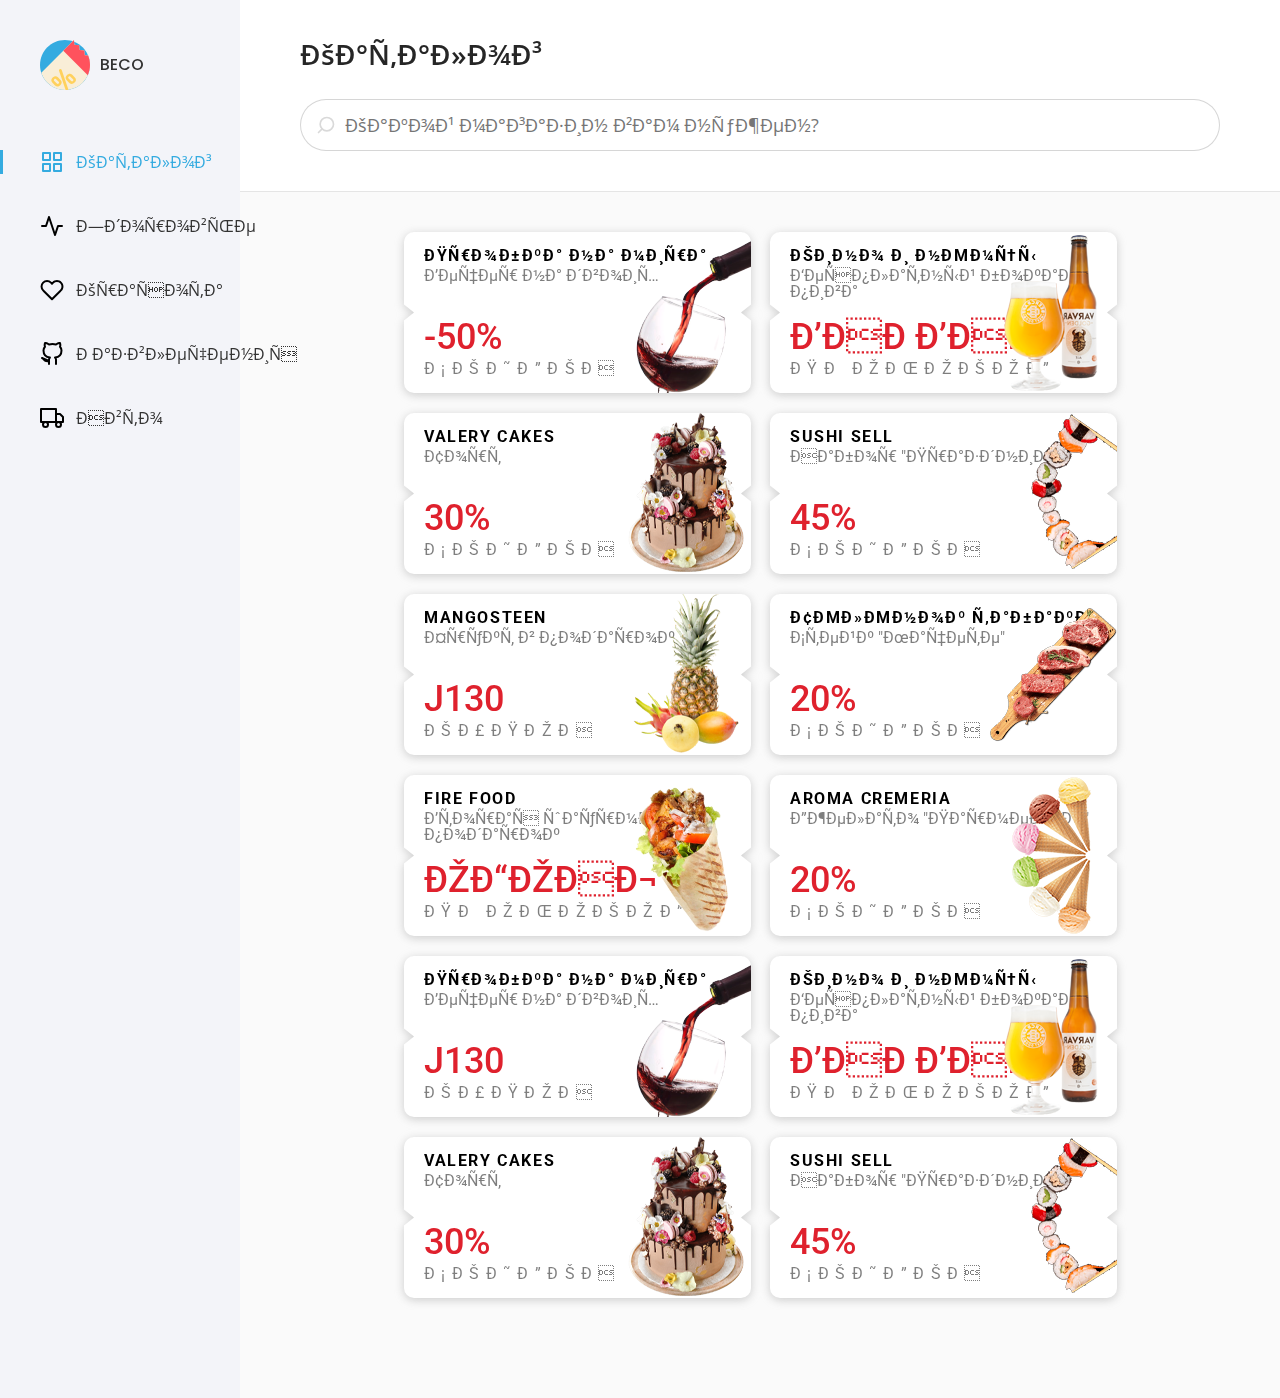
<file: index.html>
<!DOCTYPE html>
<html lang="ru">

<head>
	<title>Site</title>
	<meta charset="utf=8">
	<meta name="format-detection" content="telephone=no">
	<link rel="stylesheet" href="css/style.css">
	<link rel="shortcut icon" href="img/icons/coupon1.svg">
	<meta name="viewport" content="width=device-width, initial-scale=1.0, maximum-scale=1.0, user-scalable=0">
</head>

<body>
	<div class="wrapper">

<aside class="sidebar">
	<div class="sidebar__scroll">
		<div onClick="classAdder(adder)" class="sidebar__burger-bc justtry">
			<img src="img/Union.svg" alt="">
			<a href="#" class="sidebar__burger">
				<span></span>
			</a>
		</div>
		<div class="sidebar__logo logo">
			<div class="logo__image">
				<img src="img/icons/coupon1.svg" alt="">
			</div>
			<div class="logo__title">BECO</div>
		</div>
		<nav class="sidebar__menu menu">
			<div class="menu__items">
				<a href="#catalog" onClick="changeCategory1(cat_1)">
					<div class="menu__item active">
						<div class="menu__image">
							<img class="image_1" src="img/icons/catalog.svg" alt="">
							<img class="image_2" src="img/icons/active/catalog.svg" alt="">
						</div>
						<div class="menu__category">
							Каталог
						</div>
					</div>
				</a>
				<a href="#health" onClick="changeCategory2(cat_1)">
					<div class="menu__item">
						<div class="menu__image">
							<img class="image_1" src="img/icons/health.svg" alt="">
							<img class="image_2" src="img/icons/active/health.svg" alt="">
						</div>
						<div class="menu__category">
							Здоровье
						</div>
					</div>
				</a>
				<a href="#beauty" onClick="changeCategory3(cat_1)">
					<div class="menu__item">
						<div class="menu__image">
							<img class="image_1" src="img/icons/beauty.svg" alt="">
							<img class="image_2" src="img/icons/active/beauty.svg" alt="">
						</div>
						<div class="menu__category">
							Красота
						</div>
					</div>
				</a>
				<a href="#enjoy" onClick="changeCategory4(cat_1)">
					<div class="menu__item">
						<div class="menu__image">
							<img class="image_1" src="img/icons/enjoy.svg" alt="">
							<img class="image_2" src="img/icons/active/enjoy.svg" alt="">
						</div>
						<div class="menu__category">
							Развлечения
						</div>
					</div>
				</a>
				<a href="#car" onClick="changeCategory5(cat_1)">
					<div class="menu__item">
						<div class="menu__image">
							<img class="image_1" src="img/icons/car.svg" alt="">
							<img class="image_2" src="img/icons/active/car.svg" alt="">
						</div>
						<div class="menu__category">
							Авто
						</div>
					</div>
				</a>
			</div>
		</nav>
	</div>

</aside>		<div class="right__part">

<h1>
	<div id="category1" class="title active">Каталог</div>
</h1>
<header class="header">
	<div class="header__row">
		<div class="header__search">
			<input type="text" placeholder="Какой магазин вам нужен?">
			<div class="header__search-image">
				<img src="img/icons/search.svg" alt="#">
			</div>
		</div>
	</div>
</header>			<main class="content">
				<section class="content__cards">
					<div class="content__card card">
						<div class="card__top">
							<h2 class="card__title">Пробка на мира</h2>
							<div class="card__subtitle">Вечер на двоих</div>
						</div>
						<div class="card__bottom">
							<div class="card__event">-50%</div>
							<div class="card__event-subtitle">СКИДКА</div>
						</div>
						<div class="card__image">
							<img src="img/image_1.png" alt="">
						</div>
					</div>
					<div class="content__card card">
						<div class="card-top">
							<h2 class="card__title">Кино и немцы</h2>
							<div class="card__subtitle">Бесплатный бокал пива</div>
						</div>
						<div class="card__bottom">
							<div class="card__event">ВАРВАР</div>
							<div class="card__event-subtitle">ПРОМОКОД</div>
						</div>
						<div class="card__image">
							<img src="img/image 2.png" alt="">
						</div>
					</div>
					<div class="content__card card">
						<div class="card-top">
							<h2 class="card__title">Valery cakes</h2>
							<div class="card__subtitle">Торт</div>
						</div>
						<div class="card__bottom">
							<div class="card__event">30%</div>
							<div class="card__event-subtitle">СКИДКА</div>
						</div>
						<div class="card__image">
							<img src="img/image 3.png" alt="">
						</div>
					</div>
					<div class="content__card card">
						<div class="card-top">
							<h2 class="card__title">Sushi sell</h2>
							<div class="card__subtitle">Набор "Праздник"</div>
						</div>
						<div class="card__bottom">
							<div class="card__event">45%</div>
							<div class="card__event-subtitle">СКИДКА</div>
						</div>
						<div class="card__image">
							<img src="img/image 4.png" alt="">
						</div>
					</div>
					<div class="content__card card">
						<div class="card-top">
							<h2 class="card__title">Mangosteen</h2>
							<div class="card__subtitle">Фрукт в подарок</div>
						</div>
						<div class="card__bottom">
							<div class="card__event">J130</div>
							<div class="card__event-subtitle">КУПОН</div>
						</div>
						<div class="card__image">
							<img src="img/image 5.png" alt="">
						</div>
					</div>
					<div class="content__card card">
						<div class="card-top">
							<h2 class="card__title">Теленок табака</h2>
							<div class="card__subtitle">Стейк "Мачете"</div>
						</div>
						<div class="card__bottom">
							<div class="card__event">20%</div>
							<div class="card__event-subtitle">СКИДКА</div>
						</div>
						<div class="card__image">
							<img src="img/image 6.png" alt="">
						</div>
					</div>
					<div class="content__card card">
						<div class="card-top">
							<h2 class="card__title">Fire food</h2>
							<div class="card__subtitle">Вторая шаурма в подарок</div>
						</div>
						<div class="card__bottom">
							<div class="card__event">ОГОНЬ</div>
							<div class="card__event-subtitle">ПРОМОКОД</div>
						</div>
						<div class="card__image">
							<img src="img/image 7.png" alt="">
						</div>
					</div>
					<div class="content__card card">
						<div class="card-top">
							<h2 class="card__title">Aroma cremeria</h2>
							<div class="card__subtitle">Джелато "Пармезан"</div>
						</div>
						<div class="card__bottom">
							<div class="card__event">20%</div>
							<div class="card__event-subtitle">СКИДКА</div>
						</div>
						<div class="card__image">
							<img src="img/image 8.png" alt="">
						</div>
					</div>
					<div class="content__card card">
						<div class="card-top">
							<h2 class="card__title">Пробка на мира</h2>
							<div class="card__subtitle">Вечер на двоих</div>
						</div>
						<div class="card__bottom">
							<div class="card__event">J130</div>
							<div class="card__event-subtitle">КУПОН</div>
						</div>
						<div class="card__image">
							<img src="img/image_1.png" alt="">
						</div>
					</div>
					<div class="content__card card">
						<div class="card-top">
							<h2 class="card__title">Кино и немцы</h2>
							<div class="card__subtitle">Бесплатный бокал пива</div>
						</div>
						<div class="card__bottom">
							<div class="card__event">ВАРВАР</div>
							<div class="card__event-subtitle">ПРОМОКОД</div>
						</div>
						<div class="card__image">
							<img src="img/image 2.png" alt="">
						</div>
					</div>
					<div class="content__card card">
						<div class="card-top">
							<h2 class="card__title">Valery cakes</h2>
							<div class="card__subtitle">Торт</div>
						</div>
						<div class="card__bottom">
							<div class="card__event">30%</div>
							<div class="card__event-subtitle">СКИДКА</div>
						</div>
						<div class="card__image">
							<img src="img/image 3.png" alt="">
						</div>
					</div>
					<div class="content__card card">
						<div class="card-top">
							<h2 class="card__title">Sushi sell</h2>
							<div class="card__subtitle">Набор "Праздник"</div>
						</div>
						<div class="card__bottom">
							<div class="card__event">45%</div>
							<div class="card__event-subtitle">СКИДКА</div>
						</div>
						<div class="card__image">
							<img src="img/image 4.png" alt="">
						</div>
					</div>
				</section>
			</main>

		</div>
	</div>
<script src="js/script.js"></script></body>

</html>
</file>
<file: css/style.css>
@charset "UTF-8";
@import url("https://fonts.googleapis.com/css2?family=Roboto:wght@400;500;700&display=swap");
@import url("https://fonts.googleapis.com/css2?family=Open+Sans:wght@400;600&display=swap");
@import url("https://fonts.googleapis.com/css2?family=Poppins:wght@500&display=swap");
/*Обнуление*/
* {
  padding: 0;
  margin: 0;
  border: 0;
}

*, *:before, *:after {
  box-sizing: border-box;
}

:focus, :active {
  outline: none;
}

a:focus, a:active {
  outline: none;
}

nav, footer, header, aside {
  display: block;
}

html, body {
  height: 100%;
  min-width: 320px;
}

body {
  line-height: 1;
  font-size: 14px;
  font-family: "Open Sans", sans-serif;
  -ms-text-size-adjust: 100%;
  -moz-text-size-adjust: 100%;
  -webkit-text-size-adjust: 100%;
}

input, button, textarea {
  font-family: "Open Sans", sans-serif;
}

input::-ms-clear {
  display: none;
}

button {
  cursor: pointer;
}

button::-moz-focus-inner {
  padding: 0;
  border: 0;
}

a, a:visited {
  text-decoration: none;
}

a:hover {
  text-decoration: none;
}

ul, li {
  list-style: none;
}

img {
  vertical-align: top;
}

h1, h2, h3, h4, h5, h6 {
  font-size: inherit;
  font-weight: inherit;
}

/*--------------------*/
.wrapper {
  display: grid;
  grid-template: 1fr/240px 1fr;
  grid-template-areas: "sidebar header" "sidebar content";
}

.title {
  font-size: 28px;
  font-weight: 600;
  margin: 40px 27px 0px 60px;
  opacity: 0.85;
}

.header {
  -ms-grid-row: 1;
  -ms-grid-column: 2;
  padding: 31px 60px 40px;
  border-bottom: 1px solid #e5e5e5;
  position: sticky;
  top: 0;
  right: 0;
  background-color: #fff;
  color: #000;
  grid-area: header;
  z-index: 3;
}
.header__search {
  position: relative;
}
.header__search input {
  border: 1px solid rgba(51, 51, 51, 0.2);
  border-radius: 50px;
  width: 100%;
  height: 52px;
  padding: 12px 16px 12px 44px;
  top: calc(50% - 28px / 2);
  font-size: 18px;
  align-items: center;
  color: rgba(0, 0, 0, 0.45);
}
.header__search input:focus {
  color: #000;
}
.header__search-image {
  position: absolute;
  top: 50%;
  transform: translate3d(0px, -50%, 0px);
  left: 16px;
  width: 20px;
  height: 20px;
}
.header__search-image img {
  max-width: 100%;
  opacity: 0.15;
}

@media (max-width: 1052px) {
  .title {
    line-height: 38px;
    text-align: right;
    margin: 31px 27px 6px 0px;
  }

  .header {
    padding: 27px;
  }
  .header__search {
    top: 0;
  }
  .header__search.search {
    margin-left: 50px;
  }
  .header__search-image {
    left: 16px;
  }
}
@media (max-width: 546px) {
  .title {
    line-height: 32px;
    font-size: 24px;
    margin: 37px 20px 0px 0px;
    opacity: 0.85;
  }

  .header {
    padding: 21px 21px 27px 32px;
  }
}
a {
  color: #333333;
}

.sidebar {
  -ms-grid-row: 1;
  -ms-grid-row-span: 2;
  -ms-grid-column: 1;
  position: relative;
  background-color: #f3f4f9;
  grid-area: sidebar;
}
.sidebar__scroll {
  position: fixed;
  top: 0;
}
.sidebar__burger-bc {
  display: none;
}

.logo {
  padding: 40px 10px 40px 40px;
  display: flex;
  align-items: center;
}
.logo__image {
  flex: 0 0 50px;
}
.logo__image img {
  max-width: 100%;
  display: block;
}
.logo__title {
  margin-left: 10px;
  font-family: "Poppins", sans-serif;
  font-weight: 500;
  font-size: 16px;
  color: #333333;
}
.logo__burger {
  display: none;
}

.menu .image_2 {
  display: none;
}
.menu__item {
  font-size: 16px;
  position: relative;
  display: flex;
  align-items: center;
  height: 64px;
  align-items: center;
  padding: 0px 10px 0px 40px;
}
.menu__item.active .image_1 {
  display: none;
}
.menu__item.active .image_2 {
  display: block;
}
.menu__item.active .menu__category {
  color: #34abe0;
}
.menu__item.active:before {
  content: "";
  position: absolute;
  height: 24px;
  width: 3px;
  top: 50%;
  transform: translate3d(0px, -50%, 0px);
  left: 0;
  background-color: #34abe0;
}
.menu__category {
  margin-left: 12px;
}

@media (max-width: 1052px) {
  .sidebar {
    z-index: 50;
  }
  .sidebar__logo {
    padding-bottom: 47px;
  }
  .sidebar__menu {
    position: fixed;
  }
  .sidebar__burger-bc {
    background-color: #fff;
    display: block;
    position: absolute;
    width: 48px;
    height: 106px;
    top: 0px;
    left: 103.5px;
    -webkit-clip-path: polygon(0 0, 100% 0, 100% 70%, 0 100%);
            clip-path: polygon(0 0, 100% 0, 100% 70%, 0 100%);
    overflow: hidden;
  }
  .sidebar__burger-bc img {
    position: absolute;
  }
  .sidebar__burger-bc.active {
    left: 245px;
  }
  .sidebar__burger {
    background-color: #f3f4f9;
    display: block;
    position: absolute;
    width: 26px;
    height: 20px;
    top: 43px;
    left: 5px;
    z-index: 3;
  }
  .sidebar__burger:before, .sidebar__burger:after {
    content: "";
    position: absolute;
    width: 100%;
    height: 2px;
    background-color: #262626;
    left: 0;
    transition: all 0.1s ease 0s;
  }
  .sidebar__burger:before {
    top: 0;
  }
  .sidebar__burger:after {
    bottom: 0;
  }
  .sidebar__burger span {
    position: absolute;
    width: 100%;
    height: 2px;
    top: 9px;
    left: 0;
    background-color: #262626;
    transition: all 0.7s ease 0s;
  }
  .sidebar__burger.active span {
    transform: scale(0);
  }
  .sidebar__burger.active:before {
    top: 9px;
    transform: rotate(45deg);
  }
  .sidebar__burger.active:after {
    bottom: 9px;
    transform: rotate(-45deg);
  }

  .logo__image {
    flex: 0 0 24px;
  }
  .logo__title {
    transform: scale(0);
    font-size: 14px;
  }
  .logo__title.active {
    transform: scale(1);
  }

  .menu {
    width: 104px;
  }
  .menu.active {
    width: 246px;
  }
  .menu__item {
    height: 60px;
  }
  .menu__item.height {
    height: 64px;
  }
  .menu__category {
    display: none;
  }
  .menu__category.active {
    display: block;
  }
}
@media (max-width: 546px) {
  .sidebar {
    position: fixed;
    width: 12px;
    height: 100%;
    top: 0;
  }
  .sidebar__burger-bc {
    left: 11.5px;
  }
  .sidebar__burger-bc.active {
    left: 191.5px;
  }
  .sidebar.active {
    width: 192px;
  }
  .sidebar__logo {
    padding-left: 20px;
  }

  .menu {
    width: 0px;
  }
  .menu.active {
    width: 192px;
  }
  .menu__item {
    padding-left: 0px;
  }
  .menu__item:before {
    display: none;
  }
  .menu__item .image_1 {
    display: none;
  }
  .menu__item.active .image_2 {
    display: none;
  }
  .menu__category {
    margin-left: 19px;
  }
}
.content {
  -ms-grid-row: 2;
  -ms-grid-column: 2;
  text-transform: uppercase;
  font-family: "Roboto", sans-serif;
  display: grid;
  padding: 40px 50px 100px;
  background-color: #fafafa;
  grid-area: content;
}
.content__cards {
  justify-content: center;
  display: grid;
  gap: 20px;
  grid-template-columns: repeat(auto-fit, 346px);
  filter: drop-shadow(0px 2px 5px rgba(122, 122, 122, 0.356));
}

.card {
  overflow: hidden;
  border-radius: 10px;
  background-color: white;
  height: 161px;
  width: 347px;
  padding: 16px 20px;
  position: relative;
  display: flex;
  flex-direction: column;
  justify-content: space-between;
  -webkit-clip-path: polygon(0 0, 100% 0, 100% 72.5px, calc(100% - 10px) 80.5px, 100% 88.5px, 100% 100%, 0 100%, 0 88.5px, 10px 80.5px, 0 72.5px);
          clip-path: polygon(0 0, 100% 0, 100% 72.5px, calc(100% - 10px) 80.5px, 100% 88.5px, 100% 100%, 0 100%, 0 88.5px, 10px 80.5px, 0 72.5px);
}
.card:after {
  content: "";
  position: absolute;
  background: #fff;
  width: 343px;
  height: 157px;
  border-radius: 7px;
  -webkit-clip-path: polygon(0 0, 100% 0, 100% 70.5px, calc(100% - 10px) 78.5px, 100% 86.5px, 100% 100%, 0 100%, 0 86.5px, 10px 78.5px, 0 70.5px);
          clip-path: polygon(0 0, 100% 0, 100% 70.5px, calc(100% - 10px) 78.5px, 100% 86.5px, 100% 100%, 0 100%, 0 86.5px, 10px 78.5px, 0 70.5px);
  z-index: -1;
  top: 2px;
  left: 2px;
}
.card.active {
  background-color: #df212d;
}
.card__title {
  font-weight: 700;
  font-size: 16px;
  line-height: 16px;
  letter-spacing: 0.1em;
  text-transform: uppercase;
  margin: 0px 0px 4px 0px;
}
.card__subtitle {
  text-transform: none;
  font-size: 16px;
  color: #000000;
  opacity: 0.5;
}
.card__event {
  font-weight: 500;
  font-size: 36px;
  color: #df212d;
  margin: 0px 0px 6px 0px;
}
.card__event-subtitle {
  font-size: 16px;
  align-items: center;
  letter-spacing: 0.4em;
  color: #000000;
  opacity: 0.5;
}
.card__image {
  position: absolute;
  top: 0;
  right: 0;
  width: 130px;
}
.card__image img {
  max-width: 100%;
}

@media (max-width: 1052px) {
  .wrapper {
    grid-template: 1fr/104px 1fr;
    grid-template-areas: "sidebar header" "sidebar content";
  }
  .wrapper.active {
    grid-template: 1fr/246px 1fr;
    grid-template-areas: "sidebar header" "sidebar content";
  }

  .content {
    padding: 27px 26px 100px;
  }
  .content__cards {
    grid-template-columns: repeat(auto-fit, 296px);
  }
  .content__cards.active {
    grid-template-columns: repeat(auto-fit, 236px);
  }
  .content__cards.active .card {
    width: 236px;
  }
  .content__cards.active .card:after {
    width: 232px;
    -webkit-clip-path: polygon(0 0, 100% 0, 100% 63px, calc(100% - 9px) 70px, 100% 77px, 100% 100%, 0 100%, 0 77px, 9px 70px, 0 63px);
            clip-path: polygon(0 0, 100% 0, 100% 63px, calc(100% - 9px) 70px, 100% 77px, 100% 100%, 0 100%, 0 77px, 9px 70px, 0 63px);
  }

  .card {
    width: 296px;
    height: 144px;
    -webkit-clip-path: polygon(0 0, 100% 0, 100% 65px, calc(100% - 9px) 72px, 100% 79px, 100% 100%, 0 100%, 0 79px, 9px 72px, 0 65px);
            clip-path: polygon(0 0, 100% 0, 100% 65px, calc(100% - 9px) 72px, 100% 79px, 100% 100%, 0 100%, 0 79px, 9px 72px, 0 65px);
  }
  .card:after {
    width: 292px;
    height: 140px;
    -webkit-clip-path: polygon(0 0, 100% 0, 100% 63px, calc(100% - 9px) 70px, 100% 77px, 100% 100%, 0 100%, 0 77px, 9px 70px, 0 63px);
            clip-path: polygon(0 0, 100% 0, 100% 63px, calc(100% - 9px) 70px, 100% 77px, 100% 100%, 0 100%, 0 77px, 9px 70px, 0 63px);
  }
  .card__title {
    font-size: 14px;
  }
  .card__subtitle {
    font-size: 14px;
  }
  .card__event {
    margin: 0px 0px 3px 0px;
  }
  .card__image {
    max-width: 104px;
    height: 144px;
  }
  .card__image img {
    min-height: 100%;
  }
  .header {
    -ms-grid-row: 1;
    -ms-grid-column: 2;
  }
  .wrapper.active > .header {
    -ms-grid-row: 1;
    -ms-grid-column: 2;
  }
  .sidebar {
    -ms-grid-row: 1;
    -ms-grid-row-span: 2;
    -ms-grid-column: 1;
  }
  .wrapper.active > .sidebar {
    -ms-grid-row: 1;
    -ms-grid-row-span: 2;
    -ms-grid-column: 1;
  }
  .content {
    -ms-grid-row: 2;
    -ms-grid-column: 2;
  }
  .wrapper.active > .content {
    -ms-grid-row: 2;
    -ms-grid-column: 2;
  }
}
@media (max-width: 546px) {
  .wrapper {
    display: block;
  }

  .content {
    padding: 27px 26px 100px;
  }
  .content__cards {
    grid-template-columns: repeat(auto-fit, 268px);
  }
  .content__cards .card {
    width: 268px;
    height: 130px;
    -webkit-clip-path: polygon(0 0, 100% 0, 100% 58px, calc(100% - 8px) 50%, 100% 72px, 100% 100%, 0 100%, 0 72px, 8px 50%, 0 58px);
            clip-path: polygon(0 0, 100% 0, 100% 58px, calc(100% - 8px) 50%, 100% 72px, 100% 100%, 0 100%, 0 72px, 8px 50%, 0 58px);
  }
  .content__cards .card:after {
    width: 264px;
    height: 126px;
    -webkit-clip-path: polygon(0 0, 100% 0, 100% 56px, calc(100% - 8px) 50%, 100% 70px, 100% 100%, 0 100%, 0 70px, 8px 50%, 0 56px);
            clip-path: polygon(0 0, 100% 0, 100% 56px, calc(100% - 8px) 50%, 100% 70px, 100% 100%, 0 100%, 0 70px, 8px 50%, 0 56px);
  }
  .content__cards .card.active:after {
    width: 264px;
    -webkit-clip-path: polygon(0 0, 100% 0, 100% 56px, calc(100% - 8px) 50%, 100% 70px, 100% 100%, 0 100%, 0 70px, 8px 50%, 0 56px);
            clip-path: polygon(0 0, 100% 0, 100% 56px, calc(100% - 8px) 50%, 100% 70px, 100% 100%, 0 100%, 0 70px, 8px 50%, 0 56px);
  }
  .content__cards .card__image {
    max-width: 89px;
    height: 130px;
  }
  .content__cards .card__image img {
    height: 100%;
  }
  .content__cards .card__title {
    font-size: 12px;
  }
  .content__cards .card__subtitle {
    font-size: 12px;
  }
  .content__cards .card__event {
    font-size: 28px;
    margin: 0px 0px 3px 0px;
  }
  .content__cards .card__event-subtitle {
    font-size: 12px;
  }
  .content__cards .card__image {
    max-width: 104px;
    height: 144px;
  }
  .content__cards .card__image img {
    height: 100%;
  }
  .content__cards.active {
    grid-template-columns: repeat(auto-fit, 268px);
  }
  .content__cards.active .card {
    width: 268px;
  }
}
</file>
